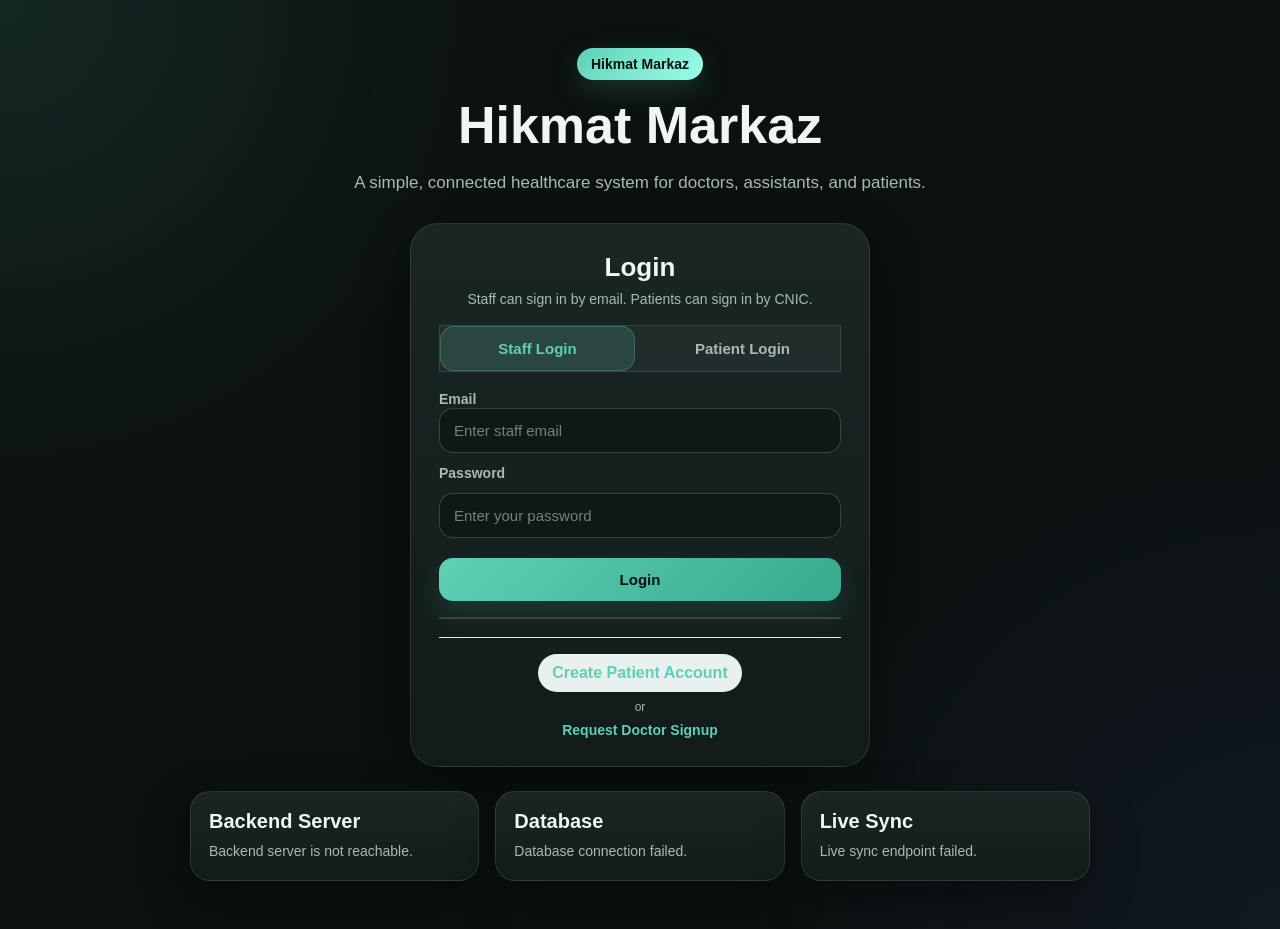
<file: frontend/index.html>
<!DOCTYPE html>
<html lang="en">
<head>
    <meta charset="UTF-8">
    <title>Hikmat Markaz</title>
    <meta name="viewport" content="width=device-width, initial-scale=1.0">

    <link rel="stylesheet" href="./css/style.css">
</head>
<body>

    <main class="landing-page">

        <section class="landing-header">
            <div class="brand-badge">Hikmat Markaz</div>

            <h1>Hikmat Markaz</h1>

            <p class="slogan">
                A simple, connected healthcare system for doctors, assistants, and patients.
            </p>
        </section>

        <section class="auth-card">

            <div class="auth-card-header">
                <h2>Login</h2>
                <p>
                    Staff can sign in by email. Patients can sign in by CNIC.
                </p>
            </div>

            <div class="login-role-toggle">
                <button id="staffLoginModeButton" type="button" class="active">
                    Staff Login
                </button>

                <button id="patientLoginModeButton" type="button">
                    Patient Login
                </button>
            </div>

            <form id="loginForm">
                <div id="staffLoginFields">
                    <label>Email</label>
                    <input
                        id="loginEmail"
                        type="email"
                        placeholder="Enter staff email"
                        autocomplete="email"
                    >
                </div>

                <div id="patientLoginFields" class="hidden">
                    <label>CNIC</label>
                    <input
                        id="loginCnic"
                        type="text"
                        placeholder="13 digit CNIC"
                        maxlength="13"
                        inputmode="numeric"
                    >
                </div>

                <label>Password</label>
                <input
                    id="loginPassword"
                    type="password"
                    placeholder="Enter your password"
                    autocomplete="current-password"
                    required
                >

                <button type="submit">Login</button>
            </form>

            <div id="loginResult" class="form-result"></div>

            <div class="auth-links-box">
                <a href="./patient-signup.html" class="primary-auth-link">
                    Create Patient Account
                </a>

                <span class="auth-link-divider">or</span>

                <a href="./doctor-signup.html" class="secondary-auth-link">
                    Request Doctor Signup
                </a>
            </div>

        </section>

        <section class="system-status-panel">
            <div class="status-card">
                <div class="status-card-header">
                    <span class="status-dot pending" id="backendStatusDot"></span>
                    <strong>Backend Server</strong>
                </div>

                <p id="backendStatusText">
                    Checking backend connection...
                </p>
            </div>

            <div class="status-card">
                <div class="status-card-header">
                    <span class="status-dot pending" id="databaseStatusDot"></span>
                    <strong>Database</strong>
                </div>

                <p id="databaseStatusText">
                    Checking database connection...
                </p>
            </div>

            <div class="status-card">
                <div class="status-card-header">
                    <span class="status-dot pending" id="syncStatusDot"></span>
                    <strong>Live Sync</strong>
                </div>

                <p id="syncStatusText">
                    Waiting for sync check...
                </p>
            </div>
        </section>

    </main>

    <script src="./js/config.js"></script>
    <script src="./js/data-integrity.js"></script>
    <script src="./js/main.js"></script>
</body>
</html>
</file>
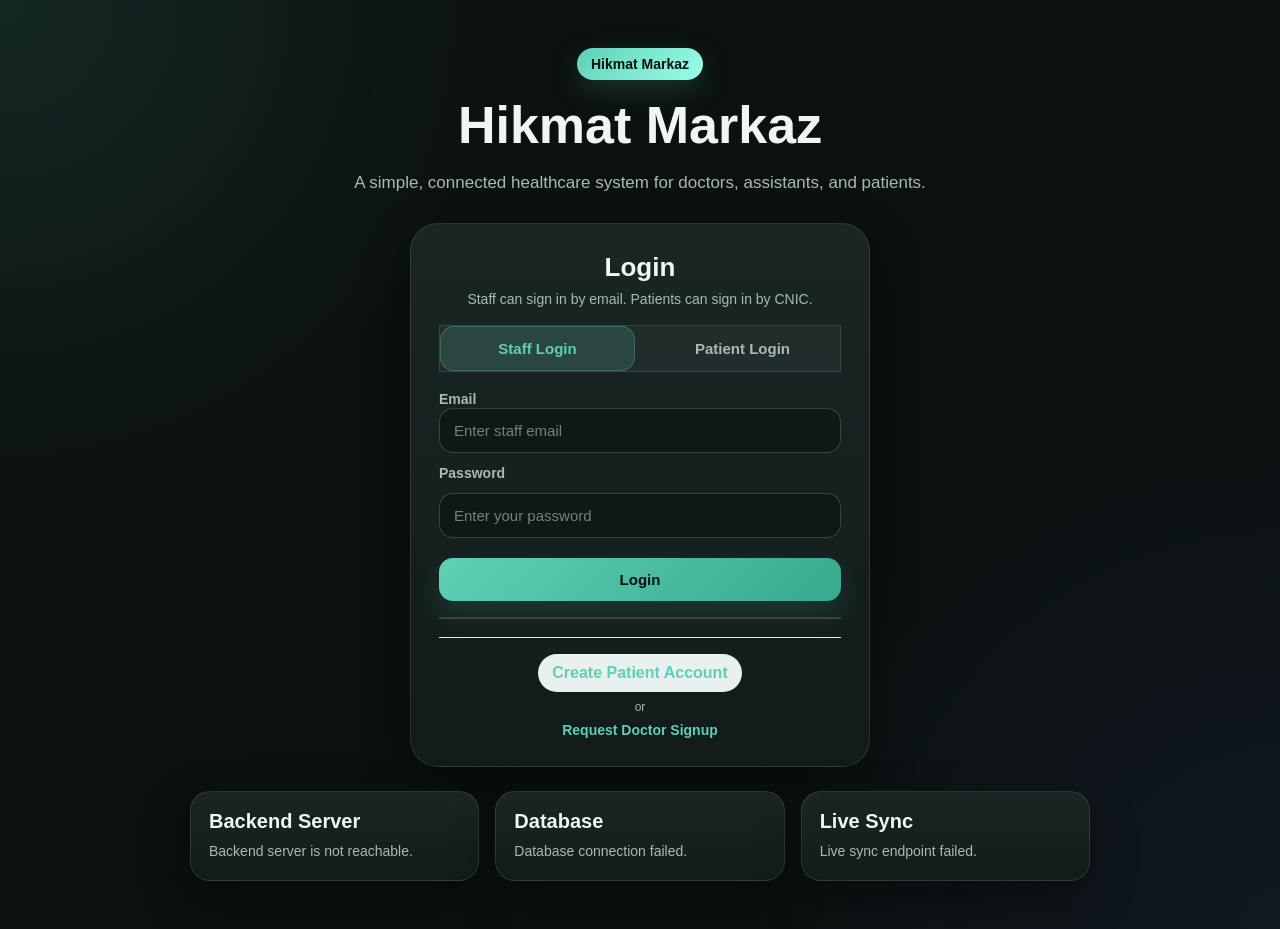
<file: frontend/dashboard.html>
<!DOCTYPE html>
<html lang="en">
<head>
    <meta charset="UTF-8">
    <title>Hikmat Markaz Dashboard</title>
    <meta name="viewport" content="width=device-width, initial-scale=1.0">

    <link rel="stylesheet" href="./css/style.css">
</head>
<body>

    <main class="dashboard-page">
        <header class="dashboard-topbar">
            <div>
                <div class="brand-badge">Hikmat Markaz</div>
                <h1 id="dashboardTitle">Dashboard</h1>
                <p id="dashboardSubtitle">Loading your workspace...</p>
            </div>

            <div class="dashboard-user">
                <span id="loggedInRole">Role</span>
                <strong id="loggedInEmail">email@example.com</strong>
                <button id="logoutButton" class="secondary-button" type="button">Logout</button>
            </div>
        </header>

        <section id="adminDashboard" class="dashboard-panel hidden">
            <div class="dashboard-header">
                <div>
                    <h2>Admin Dashboard</h2>
                    <p>Review and manage doctor signup requests.</p>
                </div>

                <button id="refreshPendingDoctorsButton" class="secondary-button" type="button">
                    Refresh
                </button>
            </div>

            <div class="summary-grid">
                <div class="summary-card">
                    <span>Pending Doctors</span>
                    <strong id="pendingDoctorsCount">0</strong>
                </div>

                <div class="summary-card">
                    <span>Approved Doctors</span>
                    <strong id="approvedDoctorsCount">0</strong>
                </div>

                <div class="summary-card">
                    <span>Rejected Doctors</span>
                    <strong id="rejectedDoctorsCount">0</strong>
                </div>
            </div>

            <div id="adminMessage" class="form-result"></div>

            <div id="pendingDoctorsList" class="doctor-list">
                <p class="muted-text">No pending requests loaded yet.</p>
            </div>
        </section>

        <section id="doctorDashboard" class="dashboard-panel hidden">
            <div class="dashboard-header">
                <div>
                    <h2>Doctor Workspace</h2>
                    <p>Manage settings, assistants, queue, appointments, and custom clinical fields.</p>
                </div>

                <button id="refreshDoctorSettingsButton" class="secondary-button" type="button">
                    Refresh
                </button>
            </div>

            <div class="doctor-module-tabs">
                <button class="doctor-module-tab active" type="button" data-doctor-tab="doctorSettingsTab">
                    Settings
                </button>

                <button class="doctor-module-tab" type="button" data-doctor-tab="doctorPaTab">
                    PA List
                </button>

                <button class="doctor-module-tab" type="button" data-doctor-tab="doctorQueueTab">
                    Queue
                </button>

                <button class="doctor-module-tab" type="button" data-doctor-tab="doctorAppointmentsTab">
                    Appointments
                </button>
            </div>

            <div id="doctorSettingsMessage" class="form-result"></div>

            <section id="doctorSettingsTab" class="doctor-module-panel">
                <div class="doctor-settings-grid">
                    <div class="settings-card">
                        <h3>Add Hospital / Clinic</h3>

                        <form id="hospitalForm">
                            <label>Hospital / Clinic Name</label>
                            <input id="hospitalName" type="text" placeholder="Evercare Hospital" required>

                            <label>Address</label>
                            <input id="hospitalAddress" type="text" placeholder="Main Boulevard, Lahore">

                            <label>City</label>
                            <input id="hospitalCity" type="text" placeholder="Lahore" required>

                            <button type="submit">Add Hospital</button>
                        </form>
                    </div>

                    <div class="settings-card">
                        <h3>Add Weekly Schedule</h3>

                        <form id="scheduleForm">
                            <label>Hospital / Clinic</label>
                            <select id="scheduleHospital" required>
                                <option value="">Select hospital</option>
                            </select>

                            <label>Days</label>

                            <div class="schedule-days-box">
                                <label class="day-checkbox">
                                    <input type="checkbox" name="scheduleDay" value="0">
                                    <span>Sunday</span>
                                </label>

                                <label class="day-checkbox">
                                    <input type="checkbox" name="scheduleDay" value="1">
                                    <span>Monday</span>
                                </label>

                                <label class="day-checkbox">
                                    <input type="checkbox" name="scheduleDay" value="2">
                                    <span>Tuesday</span>
                                </label>

                                <label class="day-checkbox">
                                    <input type="checkbox" name="scheduleDay" value="3">
                                    <span>Wednesday</span>
                                </label>

                                <label class="day-checkbox">
                                    <input type="checkbox" name="scheduleDay" value="4">
                                    <span>Thursday</span>
                                </label>

                                <label class="day-checkbox">
                                    <input type="checkbox" name="scheduleDay" value="5">
                                    <span>Friday</span>
                                </label>

                                <label class="day-checkbox">
                                    <input type="checkbox" name="scheduleDay" value="6">
                                    <span>Saturday</span>
                                </label>
                            </div>

                            <p class="field-hint">
                                Select multiple days when timing is same. If timing is different on some days, create a separate schedule entry.
                            </p>

                            <label>Start Time</label>
                            <input id="scheduleStartTime" type="time" required>

                            <label>End Time</label>
                            <input id="scheduleEndTime" type="time" required>

                            <label>Default Consultation Minutes</label>
                            <input id="scheduleDuration" type="number" value="15" min="1" required>

                            <label>Consultation Fee</label>
                            <input id="scheduleFee" type="number" value="0" min="0" required>

                            <button type="submit">Add Schedule</button>
                        </form>
                    </div>

                    <div class="settings-card">
                        <h3>Add Dynamic Form Field</h3>

                        <form id="formFieldForm">
                            <label>Where should this field appear?</label>
                            <select id="fieldContext" required>
                                <option value="patient_intake">PA Patient Intake Form</option>
                                <option value="consultation">Doctor Consultation Form</option>
                            </select>

                            <label>Field Label</label>
                            <input id="fieldLabel" type="text" placeholder="Pregnancy Month" required>

                            <label>Field Type</label>
                            <select id="fieldType" required>
                                <option value="text">Text</option>
                                <option value="number">Number</option>
                                <option value="date">Date</option>
                                <option value="time">Time</option>
                                <option value="textarea">Textarea</option>
                                <option value="select">Dropdown</option>
                                <option value="checkbox">Checkbox</option>
                                <option value="boolean">Yes / No</option>
                            </select>

                            <label>Placeholder</label>
                            <input id="fieldPlaceholder" type="text" placeholder="Enter value">

                            <label>Help Text</label>
                            <input id="fieldHelpText" type="text" placeholder="Optional guidance">

                            <label class="checkbox-row">
                                <input id="fieldRequired" type="checkbox">
                                Required field
                            </label>

                            <button type="submit">Add Field</button>
                        </form>
                    </div>
                </div>

                <div class="settings-lists-grid">
                    <div class="settings-list-card">
                        <h3>Hospitals / Clinics</h3>
                        <div id="doctorHospitalsList" class="compact-list">
                            <p class="muted-text">No hospitals loaded.</p>
                        </div>
                    </div>

                    <div class="settings-list-card">
                        <h3>Schedules</h3>
                        <div id="doctorSchedulesList" class="compact-list">
                            <p class="muted-text">No schedules loaded.</p>
                        </div>
                    </div>

                    <div class="settings-list-card">
                        <h3>Dynamic Fields</h3>
                        <div id="doctorFieldsList" class="compact-list">
                            <p class="muted-text">No fields loaded.</p>
                        </div>
                    </div>
                </div>

                <div class="settings-complete-panel">
                    <div>
                        <h3>Complete Settings</h3>
                        <p>After adding at least one hospital and one schedule, mark your settings as complete.</p>
                    </div>

                    <button id="completeSettingsButton" type="button">
                        Mark Settings Complete
                    </button>
                </div>
            </section>

            <section id="doctorPaTab" class="doctor-module-panel hidden">
                <div class="dashboard-header">
                    <div>
                        <h2>PA List</h2>
                        <p>Invite PAs by CNIC and email, or link an existing PA to a hospital.</p>
                    </div>

                    <button id="refreshPaDataButton" class="secondary-button" type="button">
                        Refresh PA Data
                    </button>
                </div>

                <div id="paMessage" class="form-result"></div>

                <div class="pa-grid">
                    <div class="settings-card">
                        <h3>Invite / Link PA</h3>

                        <form id="paInviteForm">
                            <label>Hospital / Clinic</label>
                            <select id="paInviteHospital" required>
                                <option value="">Select hospital</option>
                            </select>

                            <label>PA CNIC</label>
                            <input id="paInviteCnic" type="text" placeholder="3520212345671" required>

                            <label>PA Email</label>
                            <input id="paInviteEmail" type="email" placeholder="pa@example.com" required>

                            <button type="submit">Invite / Link PA</button>
                        </form>

                        <div id="latestInviteBox" class="latest-invite-box hidden"></div>
                    </div>

                    <div class="settings-list-card">
                        <h3>Linked PAs</h3>
                        <div id="linkedPaList" class="compact-list scroll-list">
                            <p class="muted-text">No linked PAs loaded.</p>
                        </div>
                    </div>

                    <div class="settings-list-card">
                        <h3>PA Invites</h3>
                        <div id="paInviteList" class="compact-list scroll-list">
                            <p class="muted-text">No invites loaded.</p>
                        </div>
                    </div>
                </div>
            </section>

            <section id="doctorQueueTab" class="doctor-module-panel hidden">
                <div class="placeholder-grid">
                    <div class="placeholder-card">Today Queue</div>
                    <div class="placeholder-card">Prioritize Patient</div>
                    <div class="placeholder-card">Start Consultation</div>
                    <div class="placeholder-card">Live Queue Sync</div>
                </div>
            </section>

            <section id="doctorAppointmentsTab" class="doctor-module-panel hidden">
                <div class="placeholder-grid">
                    <div class="placeholder-card">Upcoming Appointments</div>
                    <div class="placeholder-card">Completed Visits</div>
                    <div class="placeholder-card">Pending Payments</div>
                    <div class="placeholder-card">Patient History</div>
                </div>
            </section>
        </section>

        <section id="paDashboard" class="dashboard-panel hidden">
            <div class="dashboard-header">
                <div>
                    <h2>PA Workspace</h2>
                    <p>Register patients, book appointments, and manage today’s visits.</p>
                </div>

                <button id="refreshPaWorkspaceButton" class="secondary-button" type="button">
                    Refresh
                </button>
            </div>

            <div class="doctor-module-tabs">
                <button class="pa-module-tab active" type="button" data-pa-tab="paAssignmentsTab">
                    Assigned Doctors
                </button>

                <button class="pa-module-tab" type="button" data-pa-tab="paBookAppointmentTab">
                    Book Appointment
                </button>

                <button class="pa-module-tab" type="button" data-pa-tab="paAppointmentsTab">
                    Appointments
                </button>
            </div>

            <div id="paWorkspaceMessage" class="form-result"></div>

            <section id="paAssignmentsTab" class="pa-module-panel">
                <div id="paAssignmentsList" class="assignment-grid">
                    <p class="muted-text">No assignments loaded.</p>
                </div>
            </section>

            <section id="paBookAppointmentTab" class="pa-module-panel hidden">
                <div class="pa-booking-grid">
                    <div class="settings-card">
                        <h3>Patient Details</h3>

                        <form id="paAppointmentForm">
                            <label>Doctor / Hospital</label>
                            <select id="appointmentAssignment" required>
                                <option value="">Select doctor assignment</option>
                            </select>

                            <label>Patient CNIC</label>
                            <div class="inline-input-row">
                                <input id="patientCnic" type="text" placeholder="3520212345671" required>
                                <button id="searchPatientButton" class="secondary-button" type="button">Search</button>
                            </div>

                            <label>Patient Name</label>
                            <input id="patientName" type="text" placeholder="Patient full name" required>

                            <label>Gender</label>
                            <select id="patientGender">
                                <option value="">Select gender</option>
                                <option value="male">Male</option>
                                <option value="female">Female</option>
                                <option value="other">Other</option>
                            </select>

                            <label>Date of Birth</label>
                            <input id="patientDob" type="date">

                            <label>Phone</label>
                            <input id="patientPhone" type="text" placeholder="03001234567">

                            <label>Email</label>
                            <input id="patientEmail" type="email" placeholder="patient@example.com">

                            <label>Fee Status</label>
                            <select id="appointmentFeeStatus" required>
                                <option value="paid">Paid</option>
                                <option value="pending">Pending</option>
                                <option value="waived">Waived</option>
                            </select>

                            <label>Notes</label>
                            <textarea id="appointmentNotes" placeholder="Optional notes"></textarea>

                            <button id="loadSlotsButton" type="button">
                                Load Available Slots
                            </button>
                        </form>
                    </div>

                    <div class="settings-list-card">
                        <h3>Available Slots</h3>
                        <div id="availableSlotsList" class="compact-list scroll-list tall-scroll-list">
                            <p class="muted-text">Select assignment and load slots.</p>
                        </div>
                    </div>

                    <div class="settings-card">
                        <h3>Selected Slot</h3>
                        <div id="selectedSlotBox" class="selected-slot-box">
                            <p class="muted-text">No slot selected.</p>
                        </div>

                        <button id="bookAppointmentButton" type="button">
                            Book Appointment
                        </button>
                    </div>
                </div>
            </section>

            <section id="paAppointmentsTab" class="pa-module-panel hidden">
                <div class="dashboard-header">
                    <div>
                        <h2>Today’s Appointments</h2>
                        <p>Appointments booked by this PA for the selected date.</p>
                    </div>

                    <input id="paAppointmentsDate" type="date">
                </div>

                <div id="paAppointmentsList" class="compact-list scroll-list tall-scroll-list">
                    <p class="muted-text">No appointments loaded.</p>
                </div>
            </section>
        </section>

        <section id="patientDashboard" class="dashboard-panel hidden">
            <div class="dashboard-header">
                <div>
                    <h2>Patient Portal</h2>
                    <p>Your appointments, visit history, and prescriptions will appear here.</p>
                </div>
            </div>

            <div class="placeholder-grid">
                <div class="placeholder-card">My Appointments</div>
                <div class="placeholder-card">My Prescriptions</div>
                <div class="placeholder-card">Request Appointment</div>
                <div class="placeholder-card">Medical History</div>
            </div>
        </section>
    </main>

    <<script src="./js/config.js"></script>
    <script src="./js/data-integrity.js"></script>
    <script src="./js/dashboard.js"></script>
    <script src="./js/doctor-queue.js"></script>
    <script src="./js/doctor-appointments.js"></script>
    <script src="./js/doctor-finance.js"></script>
    <script src="./js/pa-payments.js"></script>
    <script src="./js/prescriptions.js"></script>
    <script src="./js/patient-portal.js"></script>
    <script src="./js/pa-online-requests.js"></script>
    <script src="./js/ui-guard.js"></script>
    <script src="./js/doctor-settings-bridge.js"></script>
</body>
</html>
</file>
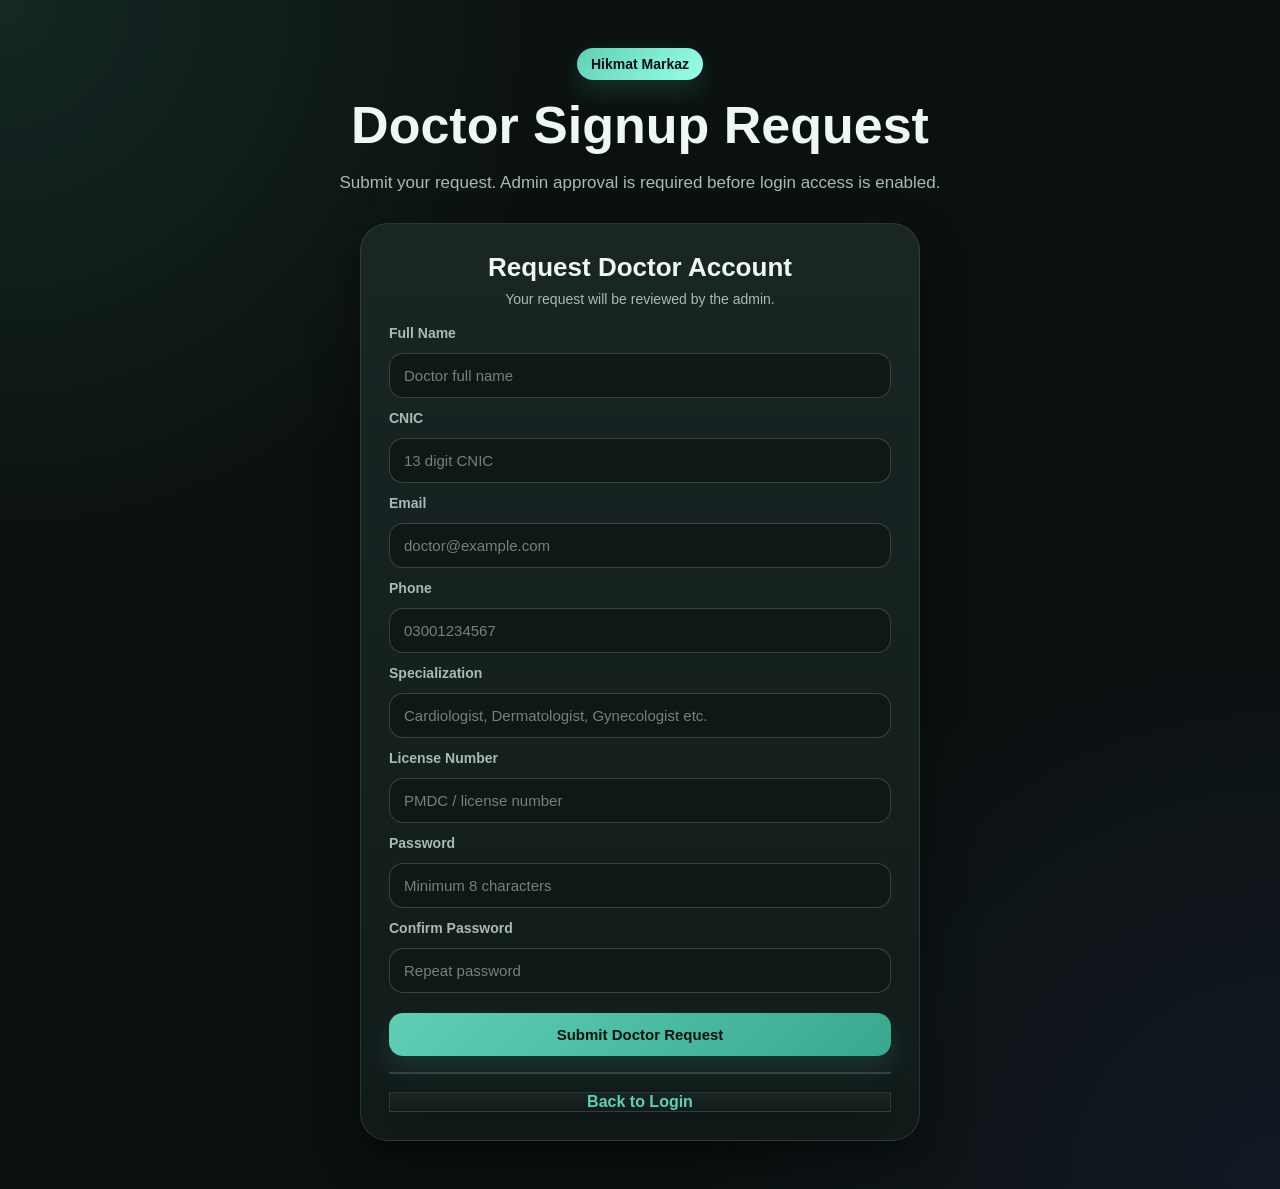
<file: frontend/doctor-signup.html>
<!DOCTYPE html>
<html lang="en">
<head>
    <meta charset="UTF-8">
    <title>Doctor Signup Request - Hikmat Markaz</title>
    <meta name="viewport" content="width=device-width, initial-scale=1.0">

    <link rel="stylesheet" href="./css/style.css">
</head>
<body>

    <main class="landing-page">

        <section class="landing-header">
            <div class="brand-badge">Hikmat Markaz</div>

            <h1>Doctor Signup Request</h1>

            <p class="slogan">
                Submit your request. Admin approval is required before login access is enabled.
            </p>
        </section>

        <section class="auth-card wider-auth-card">

            <div class="auth-card-header">
                <h2>Request Doctor Account</h2>
                <p>
                    Your request will be reviewed by the admin.
                </p>
            </div>

            <form id="doctorSignupForm">

                <label>Full Name</label>
                <input
                    id="doctorSignupName"
                    type="text"
                    placeholder="Doctor full name"
                    required
                >

                <label>CNIC</label>
                <input
                    id="doctorSignupCnic"
                    type="text"
                    placeholder="13 digit CNIC"
                    maxlength="13"
                    inputmode="numeric"
                >

                <label>Email</label>
                <input
                    id="doctorSignupEmail"
                    type="email"
                    placeholder="doctor@example.com"
                    required
                >

                <label>Phone</label>
                <input
                    id="doctorSignupPhone"
                    type="text"
                    placeholder="03001234567"
                    maxlength="11"
                    inputmode="numeric"
                >

                <label>Specialization</label>
                <input
                    id="doctorSignupSpecialization"
                    type="text"
                    placeholder="Cardiologist, Dermatologist, Gynecologist etc."
                    required
                >

                <label>License Number</label>
                <input
                    id="doctorSignupLicense"
                    type="text"
                    placeholder="PMDC / license number"
                    required
                >

                <label>Password</label>
                <input
                    id="doctorSignupPassword"
                    type="password"
                    placeholder="Minimum 8 characters"
                    required
                >

                <label>Confirm Password</label>
                <input
                    id="doctorSignupConfirmPassword"
                    type="password"
                    placeholder="Repeat password"
                    required
                >

                <button type="submit">Submit Doctor Request</button>
            </form>

            <div id="doctorSignupResult" class="form-result"></div>

            <div class="back-link-box">
                <a href="./index.html">Back to Login</a>
            </div>

        </section>

    </main>

    <script src="./js/config.js"></script>
    <script src="./js/data-integrity.js"></script>
    <script src="./js/doctor-signup.js"></script>
</body>
</html>
</file>
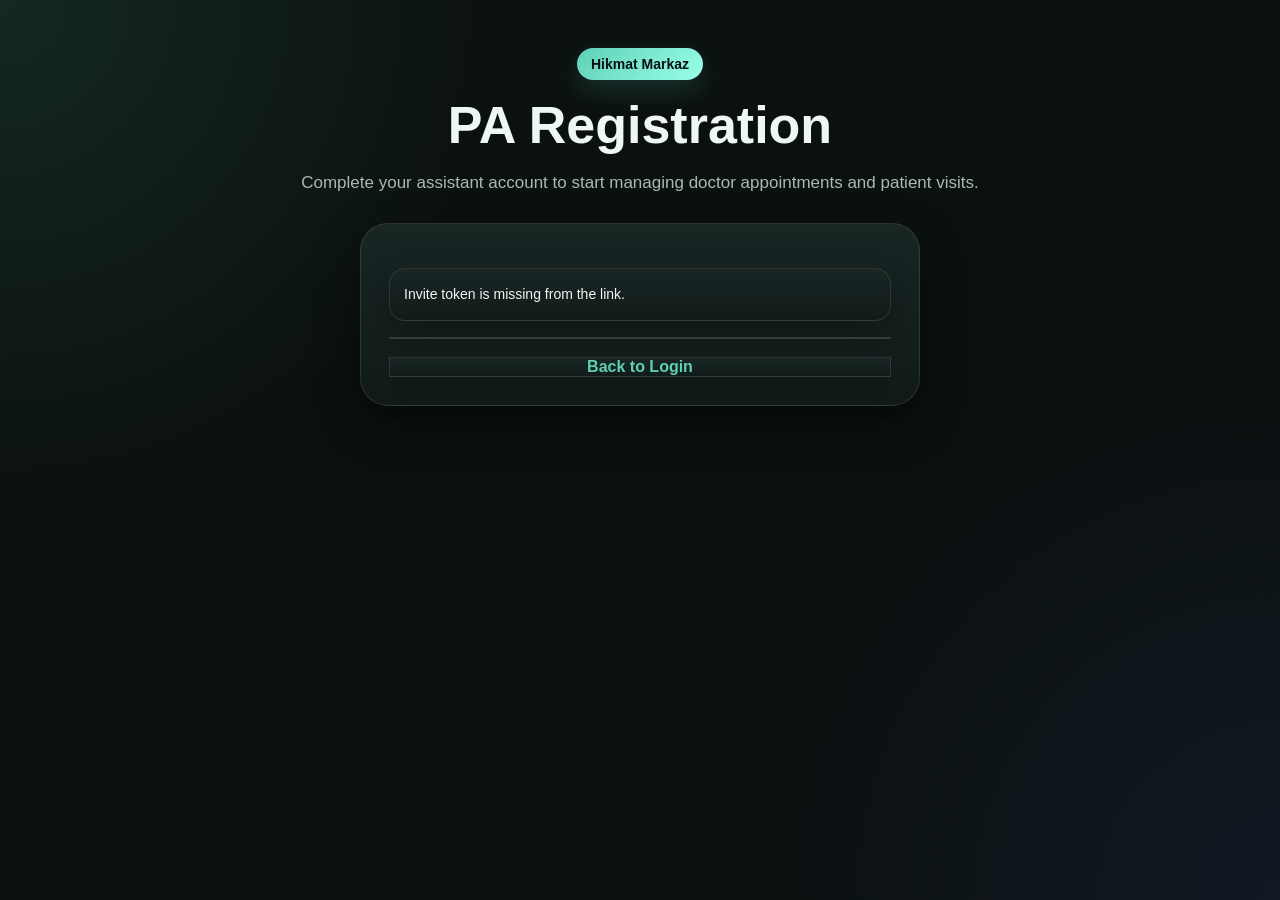
<file: frontend/pa-register.html>
<!DOCTYPE html>
<html lang="en">
<head>
    <meta charset="UTF-8">
    <title>PA Registration - Hikmat Markaz</title>
    <meta name="viewport" content="width=device-width, initial-scale=1.0">

    <link rel="stylesheet" href="./css/style.css">
</head>
<body>

    <main class="landing-page">
        <section class="landing-header">
            <div class="brand-badge">Hikmat Markaz</div>
            <h1>PA Registration</h1>
            <p class="slogan">
                Complete your assistant account to start managing doctor appointments and patient visits.
            </p>
        </section>

        <section class="auth-card wider-auth-card">
            <div id="inviteStatusBox" class="invite-status-box">
                Loading invite details...
            </div>

            <form id="paRegisterForm" class="hidden">
                <label>Doctor</label>
                <input id="inviteDoctorName" type="text" readonly>

                <label>Hospital / Clinic</label>
                <input id="inviteHospitalName" type="text" readonly>

                <label>CNIC</label>
                <input id="registerCnic" type="text" readonly>

                <label>Email</label>
                <input id="registerEmail" type="email" readonly>

                <label>Full Name</label>
                <input id="registerFullName" type="text" placeholder="Enter your full name" required>

                <label>Phone</label>
                <input id="registerPhone" type="text" placeholder="03001234567" required>

                <label>Password</label>
                <input id="registerPassword" type="password" placeholder="Minimum 8 characters" required>

                <label>Confirm Password</label>
                <input id="registerConfirmPassword" type="password" placeholder="Repeat password" required>

                <button type="submit">Complete Registration</button>
            </form>

            <div id="registerResult" class="form-result"></div>

            <div class="back-link-box">
                <a href="./index.html">Back to Login</a>
            </div>
        </section>
    </main>

    <script src="./js/config.js"></script>
    <script src="./js/data-integrity.js"></script>
    <script src="./js/pa-register.js"></script>
</body>
</html>
</file>
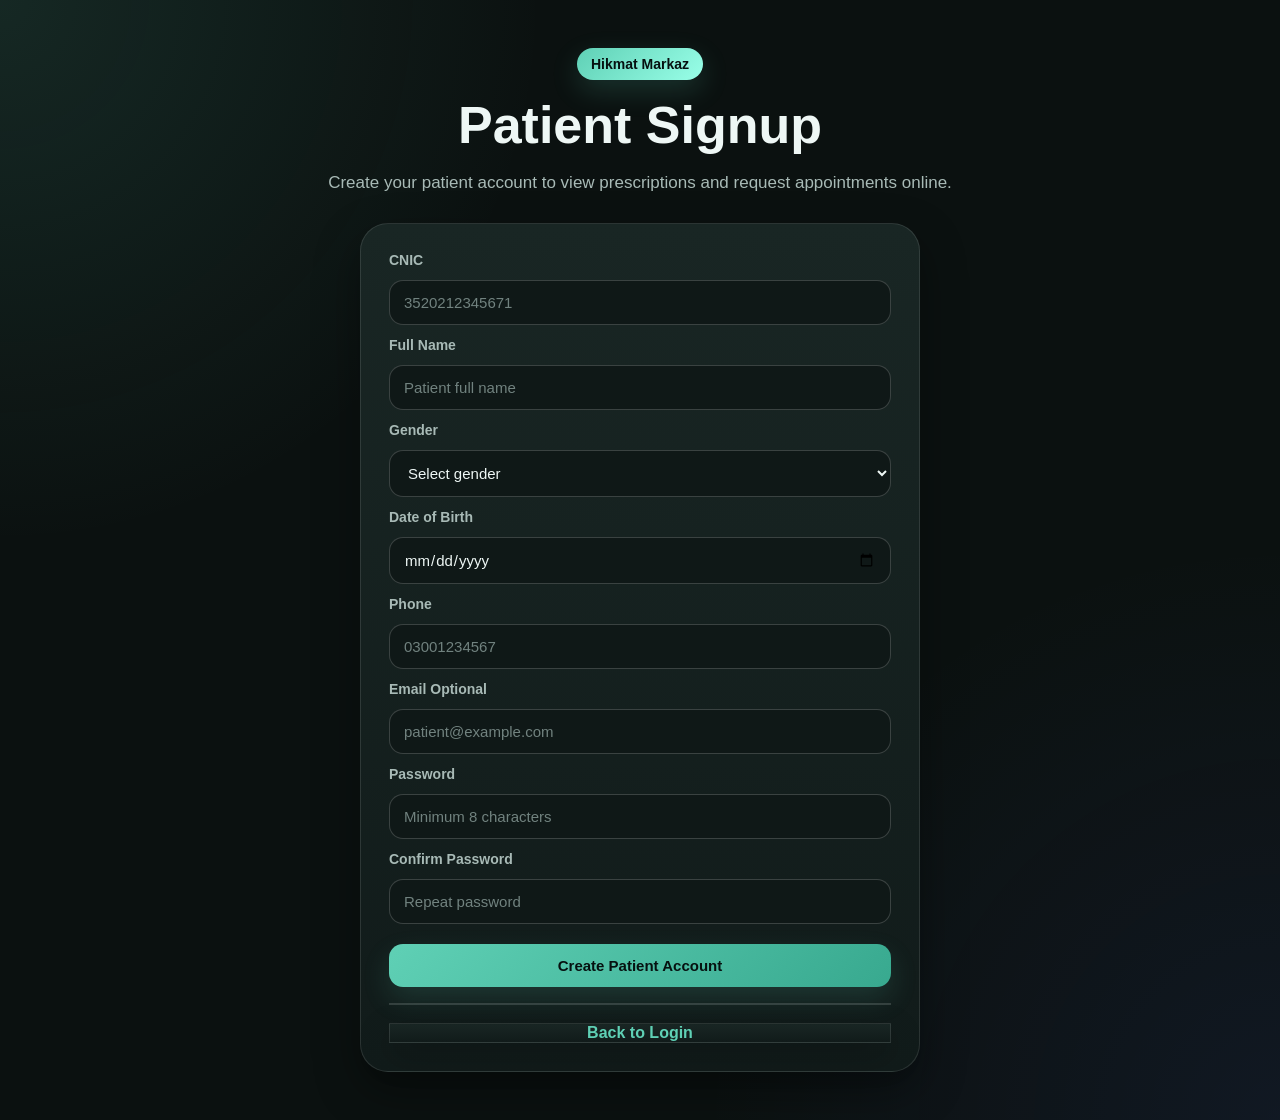
<file: frontend/patient-signup.html>
<!DOCTYPE html>
<html lang="en">
<head>
    <meta charset="UTF-8">
    <title>Patient Signup - Hikmat Markaz</title>
    <meta name="viewport" content="width=device-width, initial-scale=1.0">

    <link rel="stylesheet" href="./css/style.css">
</head>
<body>

    <main class="landing-page">
        <section class="landing-header">
            <div class="brand-badge">Hikmat Markaz</div>
            <h1>Patient Signup</h1>
            <p class="slogan">
                Create your patient account to view prescriptions and request appointments online.
            </p>
        </section>

        <section class="auth-card wider-auth-card">
            <form id="patientSignupForm">
                <label>CNIC</label>
                <input id="patientSignupCnic" type="text" placeholder="3520212345671" required>

                <label>Full Name</label>
                <input id="patientSignupName" type="text" placeholder="Patient full name" required>

                <label>Gender</label>
                <select id="patientSignupGender">
                    <option value="">Select gender</option>
                    <option value="male">Male</option>
                    <option value="female">Female</option>
                    <option value="other">Other</option>
                </select>

                <label>Date of Birth</label>
                <input id="patientSignupDob" type="date">

                <label>Phone</label>
                <input id="patientSignupPhone" type="text" placeholder="03001234567">

                <label>Email Optional</label>
                <input id="patientSignupEmail" type="email" placeholder="patient@example.com">

                <label>Password</label>
                <input id="patientSignupPassword" type="password" placeholder="Minimum 8 characters" required>

                <label>Confirm Password</label>
                <input id="patientSignupConfirmPassword" type="password" placeholder="Repeat password" required>

                <button type="submit">Create Patient Account</button>
            </form>

            <div id="patientSignupResult" class="form-result"></div>

            <div class="back-link-box">
                <a href="./index.html">Back to Login</a>
            </div>
        </section>
    </main>

    <script src="./js/config.js"></script>
    <script src="./js/data-integrity.js"></script>
    <script src="./js/patient-signup.js"></script>
</body>
</html>
</file>
<file: frontend/css/style.css>
* {
    box-sizing: border-box;
}

body {
    margin: 0;
    font-family: Inter, Arial, sans-serif;
    background: linear-gradient(135deg, #f7f4ee, #eef4f3);
    color: #24302f;
}

.landing-page {
    min-height: 100vh;
    display: flex;
    flex-direction: column;
    align-items: center;
    padding: 48px 24px;
}

.landing-header {
    text-align: center;
    max-width: 740px;
    margin-bottom: 26px;
}

.brand-badge {
    display: inline-flex;
    padding: 8px 14px;
    border-radius: 999px;
    background: #e8f1ef;
    color: #2d5d56;
    font-size: 14px;
    font-weight: 700;
    margin-bottom: 18px;
}

.landing-header h1 {
    margin: 0;
    font-size: 52px;
    line-height: 1.05;
    color: #1f2b2a;
}

.slogan {
    margin: 16px auto 0;
    color: #687473;
    font-size: 17px;
    line-height: 1.7;
}

.auth-card {
    width: 100%;
    max-width: 460px;
    background: rgba(255, 255, 255, 0.94);
    border: 1px solid #e7e2d8;
    border-radius: 28px;
    padding: 28px;
    box-shadow: 0 24px 70px rgba(50, 60, 60, 0.10);
}

.tab-bar {
    display: grid;
    grid-template-columns: 1fr 1fr;
    gap: 8px;
    background: #eef4f3;
    padding: 6px;
    border-radius: 16px;
    margin-bottom: 24px;
}

.tab-button {
    margin: 0;
    background: transparent;
    color: #55706c;
    border-radius: 12px;
    padding: 11px 10px;
}

.tab-button:hover {
    transform: none;
    background: #e3eeeb;
}

.tab-button.active {
    background: white;
    color: #2f6d64;
    box-shadow: 0 6px 18px rgba(50, 60, 60, 0.08);
}

h2 {
    margin: 0 0 8px;
    font-size: 28px;
    color: #1f2b2a;
}

.auth-note {
    margin: 0 0 24px;
    color: #6c7775;
    font-size: 14px;
    line-height: 1.6;
}

form {
    display: flex;
    flex-direction: column;
    gap: 12px;
}

label {
    color: #40504e;
    font-size: 14px;
    font-weight: 700;
}

input,
textarea,
select {
    width: 100%;
    border: 1px solid #dcd7ce;
    background: white;
    border-radius: 14px;
    padding: 13px 14px;
    font-size: 15px;
    outline: none;
    color: #24302f;
    font-family: inherit;
}

input:focus,
textarea:focus,
select:focus {
    border-color: #2f6d64;
    box-shadow: 0 0 0 4px rgba(47, 109, 100, 0.08);
}

.field-hint {
    margin: -4px 0 4px;
    color: #7d8987;
    font-size: 13px;
    line-height: 1.5;
}

button {
    border: none;
    background: #2f6d64;
    color: white;
    padding: 13px 22px;
    border-radius: 14px;
    font-size: 15px;
    font-weight: 700;
    cursor: pointer;
    transition: 0.2s ease;
    margin-top: 8px;
}

button:hover {
    background: #25584f;
    transform: translateY(-1px);
}

.secondary-button {
    background: #e8f1ef;
    color: #2d5d56;
}

.secondary-button:hover {
    background: #dceae7;
}

.danger-button {
    background: #b84a4a;
}

.danger-button:hover {
    background: #9f3c3c;
}

.form-result {
    margin-top: 16px;
    font-size: 14px;
    line-height: 1.5;
}

.system-status-panel {
    width: 100%;
    max-width: 900px;
    display: grid;
    grid-template-columns: repeat(3, 1fr);
    gap: 16px;
    margin-top: 24px;
}

.status-card {
    background: rgba(255, 255, 255, 0.80);
    border: 1px solid #ece7dd;
    border-radius: 20px;
    padding: 18px;
}

.status-card .label {
    display: block;
    color: #7d8987;
    font-size: 13px;
    margin-bottom: 10px;
}

.status-card strong {
    display: block;
    font-size: 20px;
    color: #263332;
    margin-bottom: 8px;
}

.status-card p {
    margin: 0;
    color: #6c7775;
    font-size: 14px;
    line-height: 1.5;
}

.dashboard-page {
    min-height: 100vh;
    padding: 34px;
}

.dashboard-topbar {
    max-width: 1180px;
    margin: 0 auto 24px;
    background: rgba(255, 255, 255, 0.94);
    border: 1px solid #e7e2d8;
    border-radius: 28px;
    padding: 28px;
    box-shadow: 0 18px 50px rgba(50, 60, 60, 0.08);
    display: flex;
    justify-content: space-between;
    gap: 24px;
    align-items: flex-start;
}

.dashboard-topbar h1 {
    margin: 0;
    font-size: 38px;
    color: #1f2b2a;
}

.dashboard-topbar p {
    margin: 8px 0 0;
    color: #687473;
}

.dashboard-user {
    background: #fbfaf7;
    border: 1px solid #ece7dd;
    border-radius: 18px;
    padding: 16px;
    min-width: 240px;
}

.dashboard-user span {
    display: block;
    color: #2f6d64;
    text-transform: capitalize;
    font-size: 14px;
    font-weight: 700;
}

.dashboard-user strong {
    display: block;
    margin-top: 5px;
    color: #263332;
    font-size: 14px;
    word-break: break-all;
}

.dashboard-panel {
    max-width: 1180px;
    margin: 0 auto;
    background: white;
    border: 1px solid #ece7dd;
    border-radius: 24px;
    padding: 24px;
    box-shadow: 0 18px 50px rgba(50, 60, 60, 0.08);
}

.dashboard-header {
    display: flex;
    align-items: flex-start;
    justify-content: space-between;
    gap: 16px;
    margin-bottom: 18px;
}

.dashboard-header h2 {
    margin: 0;
    color: #1f2b2a;
    font-size: 26px;
}

.dashboard-header p {
    margin: 6px 0 0;
    color: #6c7775;
    font-size: 14px;
}

.doctor-module-tabs {
    display: grid;
    grid-template-columns: repeat(4, 1fr);
    gap: 8px;
    background: #eef4f3;
    padding: 6px;
    border-radius: 18px;
    margin: 10px 0 18px;
}

.doctor-module-tab {
    margin: 0;
    background: transparent;
    color: #55706c;
    border-radius: 13px;
    padding: 12px 10px;
}

.doctor-module-tab:hover {
    transform: none;
    background: #e3eeeb;
}

.doctor-module-tab.active {
    background: white;
    color: #2f6d64;
    box-shadow: 0 6px 18px rgba(50, 60, 60, 0.08);
}

.doctor-module-panel {
    margin-top: 18px;
}

.summary-grid {
    display: grid;
    grid-template-columns: repeat(3, 1fr);
    gap: 12px;
    margin-bottom: 16px;
}

.summary-card,
.placeholder-card {
    background: #fbfaf7;
    border: 1px solid #ece7dd;
    border-radius: 16px;
    padding: 16px;
}

.summary-card span {
    display: block;
    color: #7d8987;
    font-size: 13px;
    margin-bottom: 6px;
}

.summary-card strong {
    display: block;
    color: #2f6d64;
    font-size: 26px;
}

.placeholder-grid {
    display: grid;
    grid-template-columns: repeat(4, 1fr);
    gap: 16px;
}

.placeholder-card {
    color: #2f6d64;
    font-weight: 700;
    min-height: 96px;
    display: flex;
    align-items: center;
}

.doctor-list {
    display: flex;
    flex-direction: column;
    gap: 14px;
}

.doctor-card {
    background: #fbfaf7;
    border: 1px solid #ece7dd;
    border-radius: 18px;
    padding: 16px;
}

.doctor-card h4 {
    margin: 0 0 8px;
    color: #1f2b2a;
    font-size: 18px;
}

.doctor-meta {
    display: grid;
    gap: 6px;
    color: #687473;
    font-size: 14px;
    line-height: 1.5;
}

.doctor-actions {
    display: flex;
    gap: 10px;
    margin-top: 14px;
    flex-wrap: wrap;
}

.reject-reason {
    margin-top: 12px;
    resize: vertical;
    min-height: 80px;
}

.doctor-settings-grid {
    display: grid;
    grid-template-columns: repeat(3, 1fr);
    gap: 18px;
    margin-top: 18px;
}

.settings-card,
.settings-list-card,
.settings-complete-panel {
    background: #fbfaf7;
    border: 1px solid #ece7dd;
    border-radius: 18px;
    padding: 18px;
}

.settings-card h3,
.settings-list-card h3,
.settings-complete-panel h3 {
    margin: 0 0 14px;
    color: #1f2b2a;
    font-size: 18px;
}

.schedule-days-box {
    display: grid;
    grid-template-columns: 1fr 1fr;
    gap: 10px;
    background: white;
    border: 1px solid #dcd7ce;
    border-radius: 16px;
    padding: 12px;
}

.day-checkbox {
    display: flex;
    align-items: center;
    gap: 9px;
    padding: 9px 10px;
    border-radius: 12px;
    background: #fbfaf7;
    border: 1px solid #ece7dd;
    color: #40504e;
    font-size: 14px;
    font-weight: 700;
    cursor: pointer;
}

.day-checkbox input {
    width: auto;
    margin: 0;
    accent-color: #2f6d64;
}

.day-checkbox:hover {
    background: #eef4f3;
}

.settings-lists-grid {
    display: grid;
    grid-template-columns: repeat(3, 1fr);
    gap: 18px;
    margin-top: 18px;
}

.compact-list {
    display: flex;
    flex-direction: column;
    gap: 10px;
}

#doctorSchedulesList {
    max-height: 320px;
    overflow-y: auto;
    padding-right: 6px;
}

#doctorSchedulesList::-webkit-scrollbar {
    width: 8px;
}

#doctorSchedulesList::-webkit-scrollbar-track {
    background: #eef4f3;
    border-radius: 999px;
}

#doctorSchedulesList::-webkit-scrollbar-thumb {
    background: #bdd2cd;
    border-radius: 999px;
}

.compact-item {
    background: white;
    border: 1px solid #ece7dd;
    border-radius: 14px;
    padding: 12px;
}

.compact-item strong {
    display: block;
    color: #263332;
    margin-bottom: 5px;
}

.compact-item span {
    display: block;
    color: #687473;
    font-size: 13px;
    line-height: 1.5;
}

.checkbox-row {
    display: flex;
    align-items: center;
    gap: 8px;
    font-weight: 700;
    color: #40504e;
}

.checkbox-row input {
    width: auto;
}

.settings-complete-panel {
    margin-top: 18px;
    display: flex;
    justify-content: space-between;
    gap: 18px;
    align-items: center;
}

.settings-complete-panel p {
    margin: 0;
    color: #687473;
    font-size: 14px;
    line-height: 1.6;
}

.muted-text {
    color: #7d8987;
    font-size: 14px;
    margin: 0;
}

.hidden {
    display: none !important;
}

.ok {
    color: #2f6d64 !important;
}

.error {
    color: #b84a4a !important;
}

.pending {
    color: #9b7b2f !important;
}

@media (max-width: 1100px) {
    .doctor-settings-grid,
    .settings-lists-grid {
        grid-template-columns: 1fr;
    }

    .settings-complete-panel {
        flex-direction: column;
        align-items: stretch;
    }
}

@media (max-width: 950px) {
    .system-status-panel,
    .summary-grid,
    .placeholder-grid,
    .doctor-module-tabs {
        grid-template-columns: 1fr;
    }

    .schedule-days-box {
        grid-template-columns: 1fr;
    }

    .dashboard-topbar {
        flex-direction: column;
    }

    .dashboard-user {
        width: 100%;
    }

    .landing-header h1 {
        font-size: 38px;
    }

    .dashboard-topbar h1 {
        font-size: 32px;
    }
}
.compact-item-top {
    display: flex;
    align-items: center;
    justify-content: space-between;
    gap: 12px;
    margin-bottom: 6px;
}

.compact-item-top strong {
    margin-bottom: 0;
}

.icon-button {
    width: 34px;
    height: 34px;
    min-width: 34px;
    padding: 0;
    margin: 0;
    border-radius: 10px;
    background: #f6e8e8;
    color: #b84a4a;
    display: inline-flex;
    align-items: center;
    justify-content: center;
    font-size: 15px;
}

.icon-button:hover {
    background: #f0d5d5;
    color: #9f3c3c;
    transform: none;
}
.pa-grid {
    display: grid;
    grid-template-columns: 1fr 1fr 1fr;
    gap: 18px;
    margin-top: 18px;
}

.latest-invite-box,
.invite-status-box {
    margin-top: 16px;
    background: white;
    border: 1px solid #ece7dd;
    border-radius: 16px;
    padding: 14px;
    color: #40504e;
    font-size: 14px;
    line-height: 1.6;
}

.invite-link-row {
    display: flex;
    gap: 10px;
    margin-top: 10px;
}

.invite-link-row input {
    flex: 1;
}

.compact-copy-row {
    margin-top: 12px;
}

.scroll-list {
    max-height: 360px;
    overflow-y: auto;
    padding-right: 6px;
}

.scroll-list::-webkit-scrollbar {
    width: 8px;
}

.scroll-list::-webkit-scrollbar-track {
    background: #eef4f3;
    border-radius: 999px;
}

.scroll-list::-webkit-scrollbar-thumb {
    background: #bdd2cd;
    border-radius: 999px;
}

.wider-auth-card {
    max-width: 560px;
}

.back-link-box {
    margin-top: 18px;
    text-align: center;
}

.back-link-box a {
    color: #2f6d64;
    font-weight: 700;
    text-decoration: none;
}

.back-link-box a:hover {
    text-decoration: underline;
}

@media (max-width: 1100px) {
    .pa-grid {
        grid-template-columns: 1fr;
    }

    .invite-link-row {
        flex-direction: column;
    }
}
.assignment-grid {
    display: grid;
    grid-template-columns: repeat(3, 1fr);
    gap: 18px;
    margin-top: 18px;
}

.assignment-card {
    background: #fbfaf7;
    border: 1px solid #ece7dd;
    border-radius: 18px;
    padding: 18px;
}

.assignment-card strong {
    display: block;
    color: #1f2b2a;
    font-size: 18px;
    margin-bottom: 8px;
}

.assignment-card span {
    display: block;
    color: #687473;
    font-size: 14px;
    line-height: 1.6;
}

.pa-booking-grid {
    display: grid;
    grid-template-columns: 1.15fr 1fr 0.8fr;
    gap: 18px;
    margin-top: 18px;
}

.inline-input-row {
    display: flex;
    gap: 10px;
}

.inline-input-row input {
    flex: 1;
}

.inline-input-row button {
    margin-top: 0;
    white-space: nowrap;
}

.tall-scroll-list {
    max-height: 520px;
}

.slot-button {
    width: 100%;
    text-align: left;
    background: white;
    color: #40504e;
    border: 1px solid #ece7dd;
    border-radius: 14px;
    padding: 12px;
    margin: 0;
}

.slot-button:hover {
    background: #eef4f3;
    color: #2f6d64;
    transform: none;
}

.slot-button.selected {
    border-color: #2f6d64;
    background: #e8f1ef;
}

.slot-button strong,
.slot-button span {
    display: block;
}

.slot-button strong {
    color: #1f2b2a;
    margin-bottom: 5px;
}

.slot-button span {
    color: #687473;
    font-size: 13px;
    line-height: 1.5;
}

.selected-slot-box {
    margin-bottom: 12px;
}

@media (max-width: 1100px) {
    .assignment-grid,
    .pa-booking-grid {
        grid-template-columns: 1fr;
    }

    .inline-input-row {
        flex-direction: column;
    }
}
.queue-filter-grid {
    display: grid;
    grid-template-columns: repeat(4, 1fr);
    gap: 14px;
    margin-top: 18px;
}

.doctor-queue-layout {
    display: grid;
    grid-template-columns: 0.9fr 1.3fr;
    gap: 18px;
    margin-top: 18px;
}

.queue-appointment-card {
    background: white;
    border: 1px solid #ece7dd;
    border-radius: 16px;
    padding: 14px;
}

.queue-card-top {
    display: flex;
    justify-content: space-between;
    gap: 12px;
    align-items: flex-start;
    margin-bottom: 10px;
}

.queue-card-top strong {
    display: block;
    color: #1f2b2a;
    font-size: 17px;
}

.queue-card-top span {
    display: block;
    color: #687473;
    font-size: 13px;
    margin-top: 4px;
}

.queue-status-pill {
    border-radius: 999px;
    padding: 6px 10px;
    font-size: 12px;
    font-weight: 700;
    white-space: nowrap;
    background: #eef4f3;
    color: #2f6d64;
}

.queue-status-pill.pending_fee {
    background: #fff2d8;
    color: #9b6b1e;
}

.queue-status-pill.waiting {
    background: #e8f1ef;
    color: #2f6d64;
}

.queue-status-pill.in_consultation {
    background: #e7ecff;
    color: #334b9b;
}

.queue-status-pill.completed {
    background: #e8f5e8;
    color: #2f6b35;
}

.queue-card-meta {
    display: grid;
    gap: 5px;
    color: #687473;
    font-size: 13px;
    line-height: 1.5;
}

.queue-card-actions {
    display: flex;
    gap: 8px;
    flex-wrap: wrap;
    margin-top: 12px;
}

.queue-card-actions button {
    margin-top: 0;
    padding: 10px 12px;
    font-size: 13px;
}

.consultation-panel-card {
    min-height: 520px;
}

.consultation-summary {
    background: white;
    border: 1px solid #ece7dd;
    border-radius: 16px;
    padding: 14px;
    margin-bottom: 14px;
}

.consultation-summary strong {
    display: block;
    font-size: 18px;
    color: #1f2b2a;
    margin-bottom: 8px;
}

.consultation-summary span {
    display: block;
    color: #687473;
    font-size: 13px;
    line-height: 1.6;
}

.previous-history-box {
    background: white;
    border: 1px solid #ece7dd;
    border-radius: 16px;
    padding: 14px;
    margin-bottom: 14px;
}

.previous-history-box h4,
.consultation-form h4 {
    margin: 0 0 12px;
    color: #1f2b2a;
}

.history-item {
    border-top: 1px solid #ece7dd;
    padding-top: 10px;
    margin-top: 10px;
}

.history-item strong,
.history-item span {
    display: block;
}

.history-item strong {
    color: #1f2b2a;
    margin-bottom: 5px;
}

.history-item span {
    color: #687473;
    font-size: 13px;
    line-height: 1.5;
}

.consultation-form {
    background: white;
    border: 1px solid #ece7dd;
    border-radius: 16px;
    padding: 14px;
}

.consultation-field-grid {
    display: grid;
    grid-template-columns: repeat(4, 1fr);
    gap: 10px;
}

.dynamic-consultation-fields {
    display: grid;
    grid-template-columns: 1fr 1fr;
    gap: 12px;
    margin-bottom: 12px;
}

@media (max-width: 1100px) {
    .queue-filter-grid,
    .doctor-queue-layout,
    .consultation-field-grid,
    .dynamic-consultation-fields {
        grid-template-columns: 1fr;
    }
}
.prescription-layout {
    display: grid;
    grid-template-columns: 0.8fr 1fr 1.25fr;
    gap: 18px;
    margin-top: 18px;
}

.prescription-patient-box {
    margin-top: 16px;
}

.prescription-visit-card {
    background: white;
    border: 1px solid #ece7dd;
    border-radius: 16px;
    padding: 14px;
}

.prescription-visit-card strong,
.prescription-visit-card span {
    display: block;
}

.prescription-visit-card strong {
    color: #1f2b2a;
    margin-bottom: 6px;
}

.prescription-visit-card span {
    color: #687473;
    font-size: 13px;
    line-height: 1.5;
}

.prescription-visit-card button {
    margin-top: 10px;
}

.prescription-preview-card {
    min-height: 560px;
}

.prescription-preview-box {
    max-height: 560px;
    overflow-y: auto;
    padding-right: 6px;
    margin-bottom: 14px;
}

.prescription-document {
    background: white;
    border: 1px solid #ece7dd;
    border-radius: 18px;
    padding: 18px;
}

.prescription-header {
    display: flex;
    justify-content: space-between;
    gap: 18px;
    border-bottom: 1px solid #ece7dd;
    padding-bottom: 14px;
    margin-bottom: 14px;
}

.prescription-header h2 {
    margin: 0;
    color: #1f2b2a;
}

.prescription-header p,
.prescription-header span {
    display: block;
    color: #687473;
    font-size: 13px;
    margin: 4px 0 0;
}

.prescription-header strong {
    display: block;
    color: #1f2b2a;
    font-size: 16px;
}

.prescription-section {
    border-bottom: 1px solid #f0ebe3;
    padding: 12px 0;
}

.prescription-section h4 {
    margin: 0 0 8px;
    color: #1f2b2a;
}

.prescription-section p {
    margin: 4px 0;
    color: #40504e;
    line-height: 1.6;
}

.prescription-info-grid {
    display: grid;
    grid-template-columns: 1fr 1fr;
    gap: 8px 14px;
}

.prescription-info-grid span {
    color: #40504e;
    font-size: 13px;
}

.prescription-footer {
    padding-top: 12px;
    color: #687473;
    font-size: 12px;
}

.prescription-footer p {
    margin: 4px 0;
}

@media (max-width: 1100px) {
    .prescription-layout {
        grid-template-columns: 1fr;
    }

    .prescription-header {
        flex-direction: column;
    }

    .prescription-info-grid {
        grid-template-columns: 1fr;
    }
}
.patient-grid,
.patient-request-grid {
    display: grid;
    grid-template-columns: 1fr 1fr;
    gap: 18px;
    margin-top: 18px;
}

.patient-request-grid {
    grid-template-columns: 0.8fr 1fr 0.8fr;
}

.online-request-card {
    background: white;
    border: 1px solid #ece7dd;
    border-radius: 16px;
    padding: 14px;
}

.online-request-card strong,
.online-request-card span {
    display: block;
}

.online-request-card strong {
    color: #1f2b2a;
    margin-bottom: 7px;
}

.online-request-card span {
    color: #687473;
    font-size: 13px;
    line-height: 1.5;
}

@media (max-width: 1100px) {
    .patient-grid,
    .patient-request-grid {
        grid-template-columns: 1fr;
    }
}
.auth-card-header {
    text-align: center;
    margin-bottom: 18px;
}

.auth-card-header h2 {
    margin: 0;
    color: #1f2b2a;
    font-size: 26px;
}

.auth-card-header p {
    margin: 8px 0 0;
    color: #687473;
    font-size: 14px;
}

.auth-links-box {
    margin-top: 18px;
    padding-top: 16px;
    border-top: 1px solid #ece7dd;
    display: flex;
    flex-direction: column;
    align-items: center;
    gap: 8px;
    text-align: center;
}

.auth-links-box a {
    text-decoration: none;
    font-weight: 700;
}

.primary-auth-link {
    color: #2f6d64;
    background: #e8f1ef;
    padding: 10px 14px;
    border-radius: 999px;
    width: fit-content;
}

.primary-auth-link:hover {
    background: #dcebe8;
}

.secondary-auth-link {
    color: #687473;
    font-size: 14px;
}

.secondary-auth-link:hover {
    color: #2f6d64;
}

.auth-link-divider {
    color: #9a9f9d;
    font-size: 12px;
}
.appointment-filter-grid,
.finance-filter-grid {
    display: grid;
    grid-template-columns: repeat(4, 1fr);
    gap: 14px;
    margin-top: 18px;
}

.doctor-appointments-layout {
    display: grid;
    grid-template-columns: 1fr 1.25fr;
    gap: 18px;
    margin-top: 18px;
}

.doctor-appointment-card {
    background: white;
    border: 1px solid #ece7dd;
    border-radius: 16px;
    padding: 14px;
}

.appointment-detail-card {
    min-height: 560px;
}

.appointment-detail-section {
    background: white;
    border: 1px solid #ece7dd;
    border-radius: 16px;
    padding: 14px;
    margin-bottom: 12px;
}

.appointment-detail-section h4 {
    margin: 0 0 10px;
    color: #1f2b2a;
}

.appointment-detail-section p {
    margin: 6px 0;
    color: #40504e;
    font-size: 14px;
    line-height: 1.5;
}

.payment-form-grid {
    display: grid;
    grid-template-columns: repeat(3, 1fr);
    gap: 12px;
}

.mini-log-item {
    border-top: 1px solid #ece7dd;
    padding-top: 10px;
    margin-top: 10px;
}

.mini-log-item strong,
.mini-log-item span {
    display: block;
}

.mini-log-item strong {
    color: #1f2b2a;
    margin-bottom: 5px;
}

.mini-log-item span {
    color: #687473;
    font-size: 13px;
    line-height: 1.5;
}

.finance-summary-grid {
    display: grid;
    grid-template-columns: repeat(5, 1fr);
    gap: 14px;
    margin-top: 18px;
}

.finance-card {
    background: white;
    border: 1px solid #ece7dd;
    border-radius: 18px;
    padding: 16px;
    box-shadow: 0 10px 24px rgba(51, 61, 58, 0.06);
}

.finance-card span {
    display: block;
    color: #687473;
    font-size: 13px;
    margin-bottom: 8px;
}

.finance-card strong {
    display: block;
    color: #1f2b2a;
    font-size: 22px;
}

.finance-breakdown-grid {
    display: grid;
    grid-template-columns: repeat(2, 1fr);
    gap: 18px;
    margin-top: 18px;
}

.finance-wide-card {
    grid-column: 1 / -1;
}

@media (max-width: 1200px) {
    .appointment-filter-grid,
    .finance-filter-grid,
    .finance-summary-grid,
    .doctor-appointments-layout,
    .finance-breakdown-grid,
    .payment-form-grid {
        grid-template-columns: 1fr;
    }

    .finance-wide-card {
        grid-column: auto;
    }
}
.login-role-toggle {
    display: grid;
    grid-template-columns: 1fr 1fr;
    gap: 10px;
    margin: 16px 0 18px;
}

.login-role-toggle button {
    margin: 0;
    background: #f4f0e8;
    color: #40504e;
    border: 1px solid #e4ded2;
}

.login-role-toggle button.active {
    background: #2f6d64;
    color: white;
    border-color: #2f6d64;
}

.payment-form-grid {
    display: grid;
    grid-template-columns: repeat(3, 1fr);
    gap: 12px;
    margin: 12px 0;
}

@media (max-width: 900px) {
    .payment-form-grid {
        grid-template-columns: 1fr;
    }
}

/* ============================================================
   Hikmat Markaz - Professional Dark Theme Override
   Paste at the END of frontend/css/style.css
   ============================================================ */

/* ============================================================
   Hikmat Markaz - Unified Dark Theme + Safe Interaction Fix
   Keep this as the ONLY dark theme override.
   ============================================================ */

:root {
    --dark-bg: #0b1110;
    --dark-panel: #111b1a;
    --dark-card: #192624;
    --dark-card-2: #20312e;
    --dark-input: #0f1817;

    --dark-border: rgba(255, 255, 255, 0.11);
    --dark-border-strong: rgba(255, 255, 255, 0.18);

    --dark-text: #eef7f5;
    --dark-muted: #a8bab6;
    --dark-soft: #7f918d;

    --dark-accent: #5fd0b5;
    --dark-accent-2: #38a98f;
    --dark-accent-soft: rgba(95, 208, 181, 0.16);

    --dark-danger: #ff7777;
    --dark-danger-soft: rgba(255, 119, 119, 0.16);
    --dark-warning: #f2ca72;
    --dark-warning-soft: rgba(242, 202, 114, 0.16);
    --dark-success: #74dfa9;
    --dark-success-soft: rgba(116, 223, 169, 0.16);

    --dark-shadow: 0 18px 45px rgba(0, 0, 0, 0.36);
}

/* Global */
html,
body {
    min-height: 100%;
    background:
        radial-gradient(circle at top left, rgba(95, 208, 181, 0.12), transparent 32%),
        radial-gradient(circle at bottom right, rgba(88, 108, 255, 0.08), transparent 34%),
        var(--dark-bg) !important;
    color: var(--dark-text) !important;
}

.hidden {
    display: none !important;
}

* {
    border-color: var(--dark-border);
}

/* Main pages */
.landing-page,
.dashboard-page,
.dashboard-panel,
.admin-module-panel,
.doctor-module-panel,
.pa-module-panel,
.patient-module-panel {
    background: transparent !important;
    color: var(--dark-text) !important;
}

/* Top bars and large containers */
.dashboard-topbar,
.main-dashboard-header,
.dashboard-header,
.auth-card,
.status-card,
.dashboard-user,
.dashboard-user-box,
.dashboard-panel {
    background: linear-gradient(180deg, var(--dark-card), var(--dark-panel)) !important;
    border: 1px solid var(--dark-border) !important;
    color: var(--dark-text) !important;
    box-shadow: var(--dark-shadow) !important;
}

/* Cards */
.summary-card,
.placeholder-card,
.doctor-card,
.settings-card,
.settings-list-card,
.settings-complete-panel,
.assignment-card,
.latest-invite-box,
.invite-status-box,
.queue-appointment-card,
.queue-card,
.consultation-panel-card,
.consultation-summary,
.previous-history-box,
.consultation-form,
.history-item,
.prescription-patient-box,
.prescription-visit-card,
.prescription-preview-card,
.prescription-document,
.prescription-section,
.online-request-card,
.doctor-appointment-card,
.appointment-detail-card,
.appointment-detail-section,
.finance-card,
.compact-item,
.back-link-box,
.mini-log-item,
.patient-card,
.prescription-card {
    background: linear-gradient(180deg, var(--dark-card), var(--dark-panel)) !important;
    border: 1px solid var(--dark-border) !important;
    color: var(--dark-text) !important;
    box-shadow: 0 12px 32px rgba(0, 0, 0, 0.26) !important;
}

/* Grid/list wrappers should not become white */
.system-status-panel,
.summary-grid,
.placeholder-grid,
.doctor-settings-grid,
.settings-lists-grid,
.pa-grid,
.assignment-grid,
.pa-booking-grid,
.patient-grid,
.patient-request-grid,
.queue-filter-grid,
.doctor-queue-layout,
.prescription-layout,
.appointment-filter-grid,
.finance-filter-grid,
.finance-summary-grid,
.finance-breakdown-grid,
.payment-form-grid,
.compact-list,
.scroll-list,
.tall-scroll-list {
    background: transparent !important;
    color: var(--dark-text) !important;
    box-shadow: none !important;
}

/* Form sections */
form,
.schedule-days-box,
.day-checkbox,
.checkbox-row,
.checkbox-grid label,
.inline-input-row,
.selected-slot-box,
.invite-link-row,
.compact-copy-row {
    background: transparent !important;
    color: var(--dark-muted) !important;
    border-color: var(--dark-border) !important;
}

.day-checkbox,
.checkbox-grid label {
    background: rgba(255, 255, 255, 0.045) !important;
    border: 1px solid var(--dark-border) !important;
}

/* Text */
h1,
h2,
h3,
h4,
h5,
h6,
strong,
b {
    color: var(--dark-text) !important;
}

p,
span,
small,
label,
li,
td,
th,
.doctor-meta,
.prescription-footer {
    color: var(--dark-muted) !important;
}

.muted-text,
.field-hint {
    color: var(--dark-soft) !important;
}

.brand-badge {
    background: linear-gradient(135deg, var(--dark-accent), #99ffe8) !important;
    color: #061110 !important;
    border: none !important;
    box-shadow: 0 10px 28px rgba(95, 208, 181, 0.18) !important;
}

/* Inputs */
input,
textarea,
select {
    background: var(--dark-input) !important;
    color: var(--dark-text) !important;
    border: 1px solid var(--dark-border-strong) !important;
    box-shadow: none !important;
}

input::placeholder,
textarea::placeholder {
    color: #71827f !important;
}

input:focus,
textarea:focus,
select:focus {
    border-color: var(--dark-accent) !important;
    box-shadow: 0 0 0 3px var(--dark-accent-soft) !important;
}

select option {
    background: var(--dark-card) !important;
    color: var(--dark-text) !important;
}

input:-webkit-autofill,
input:-webkit-autofill:hover,
input:-webkit-autofill:focus {
    -webkit-text-fill-color: var(--dark-text) !important;
    box-shadow: 0 0 0 1000px var(--dark-input) inset !important;
}

/* Buttons */
button,
.auth-card button,
.settings-card button,
.queue-card-actions button,
.slot-button {
    pointer-events: auto !important;
    cursor: pointer !important;
    background: linear-gradient(135deg, var(--dark-accent), var(--dark-accent-2)) !important;
    color: #061110 !important;
    border: none !important;
    box-shadow: 0 12px 28px rgba(95, 208, 181, 0.15) !important;
}

button:hover,
.slot-button:hover {
    transform: translateY(-1px);
    box-shadow: 0 16px 34px rgba(95, 208, 181, 0.22) !important;
}

.secondary-button {
    background: rgba(255, 255, 255, 0.08) !important;
    color: var(--dark-text) !important;
    border: 1px solid var(--dark-border-strong) !important;
    box-shadow: none !important;
}

.danger-button,
.icon-button {
    background: var(--dark-danger-soft) !important;
    color: #ffb0b0 !important;
    border: 1px solid rgba(255, 119, 119, 0.28) !important;
    box-shadow: none !important;
}

/* Tabs */
.tab-bar,
.doctor-module-tabs,
.login-role-toggle {
    background: rgba(255, 255, 255, 0.045) !important;
    border: 1px solid var(--dark-border) !important;
    box-shadow: none !important;
}

.tab-button,
.doctor-module-tab,
.pa-module-tab,
.admin-module-tab,
.patient-module-tab,
.login-role-toggle button {
    pointer-events: auto !important;
    cursor: pointer !important;
    background: transparent !important;
    color: var(--dark-muted) !important;
    border: 1px solid transparent !important;
    box-shadow: none !important;
}

.tab-button.active,
.doctor-module-tab.active,
.pa-module-tab.active,
.admin-module-tab.active,
.patient-module-tab.active,
.login-role-toggle button.active {
    background: var(--dark-accent-soft) !important;
    color: var(--dark-accent) !important;
    border-color: rgba(95, 208, 181, 0.28) !important;
}

/* Slots */
.slot-button {
    background: rgba(255, 255, 255, 0.045) !important;
    color: var(--dark-text) !important;
    border: 1px solid var(--dark-border) !important;
    text-align: left !important;
}

.slot-button.selected {
    background: var(--dark-accent-soft) !important;
    border-color: var(--dark-accent) !important;
}

/* Status pills */
.queue-status-pill,
.status-pill {
    background: rgba(255, 255, 255, 0.08) !important;
    color: var(--dark-muted) !important;
    border: 1px solid var(--dark-border) !important;
}

.queue-status-pill.waiting,
.queue-status-pill.paid,
.status-pill.paid {
    background: var(--dark-success-soft) !important;
    color: #a2f2cc !important;
}

.queue-status-pill.pending_fee,
.queue-status-pill.pending,
.status-pill.pending {
    background: var(--dark-warning-soft) !important;
    color: #f5d98d !important;
}

.queue-status-pill.completed,
.status-pill.completed {
    background: var(--dark-accent-soft) !important;
    color: var(--dark-accent) !important;
}

.queue-status-pill.cancelled,
.queue-status-pill.no_show,
.status-pill.cancelled,
.status-pill.no_show {
    background: var(--dark-danger-soft) !important;
    color: #ffb0b0 !important;
}

/* Messages */
.form-result {
    background: rgba(255, 255, 255, 0.045) !important;
    border: 1px solid var(--dark-border) !important;
    color: var(--dark-muted) !important;
}

.form-result.ok {
    background: var(--dark-success-soft) !important;
    color: #a2f2cc !important;
}

.form-result.error {
    background: var(--dark-danger-soft) !important;
    color: #ffb0b0 !important;
}

.form-result.pending {
    background: var(--dark-warning-soft) !important;
    color: #f5d98d !important;
}

/* Finance */
.finance-card strong,
.summary-card strong {
    color: var(--dark-accent) !important;
}

/* Links */
a {
    color: var(--dark-accent) !important;
}

/* Scrollbars */
#doctorSchedulesList::-webkit-scrollbar-track,
.scroll-list::-webkit-scrollbar-track,
.tall-scroll-list::-webkit-scrollbar-track,
.prescription-preview-box::-webkit-scrollbar-track {
    background: var(--dark-panel) !important;
}

#doctorSchedulesList::-webkit-scrollbar-thumb,
.scroll-list::-webkit-scrollbar-thumb,
.tall-scroll-list::-webkit-scrollbar-thumb,
.prescription-preview-box::-webkit-scrollbar-thumb {
    background: rgba(255, 255, 255, 0.22) !important;
}

/* Tables */
table,
thead,
tbody,
tr,
td,
th {
    background: transparent !important;
    border-color: var(--dark-border) !important;
}

/* Keep prescription printing white */
@media print {
    html,
    body,
    .prescription-document,
    .prescription-document *,
    .prescription-print-area,
    .prescription-print-area *,
    #prescriptionPrintArea,
    #prescriptionPrintArea * {
        background: white !important;
        color: black !important;
        box-shadow: none !important;
        border-color: #000 !important;
    }

    button,
    .dashboard-topbar,
    .main-dashboard-header,
    .doctor-module-tabs,
    .form-result,
    .dashboard-header {
        display: none !important;
    }
}
a.primary-auth-link,
a.primary-auth-link:visited {
    pointer-events: auto !important;
    cursor: pointer !important;
    text-decoration: none !important;
    position: relative !important;
    z-index: 20 !important;
}
</file>
